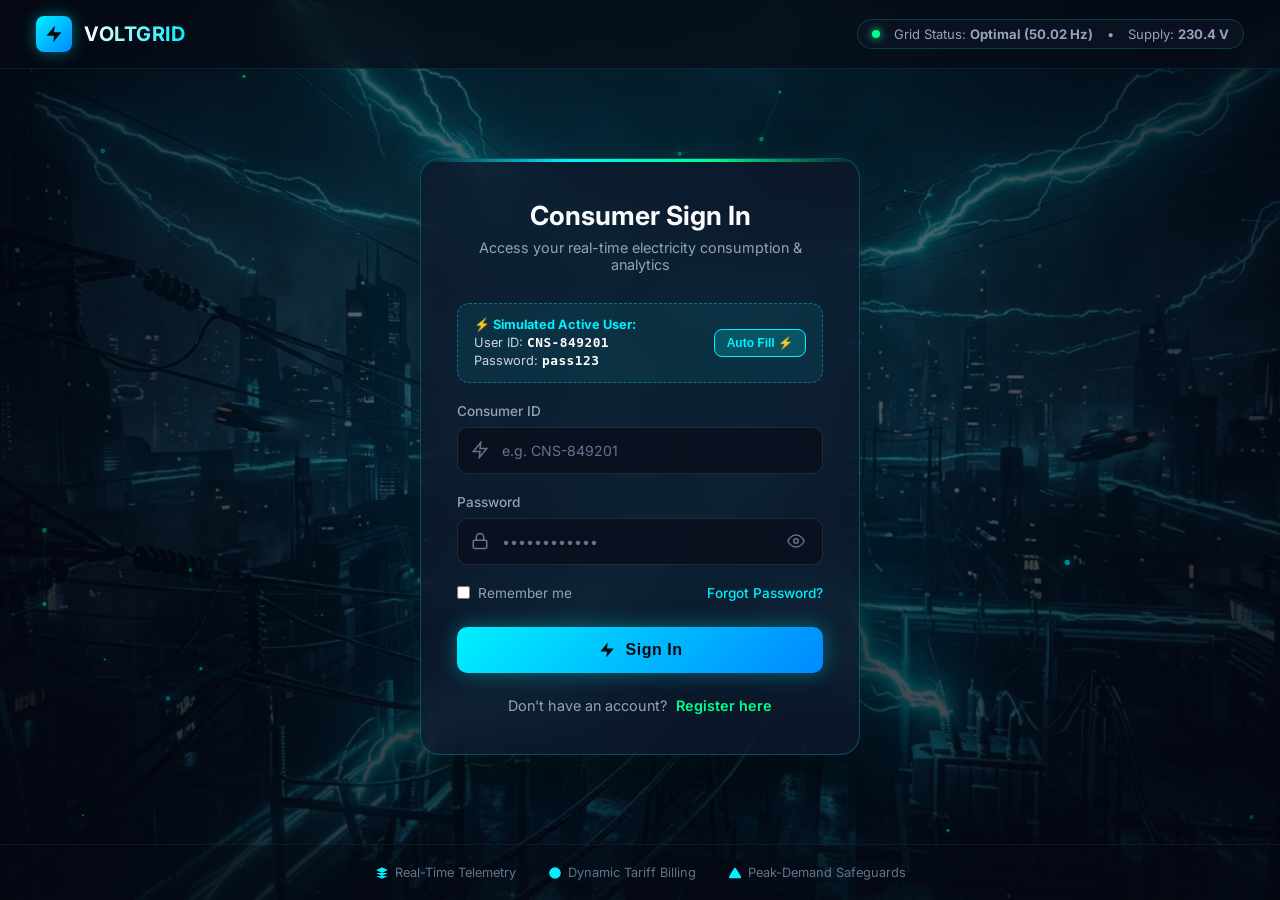
<file: frontend/index.html>
<!DOCTYPE html>
<html lang="en">
<head>
  <meta charset="UTF-8">
  <meta name="viewport" content="width=device-width, initial-scale=1.0">
  <title>VOLTGRID | Consumer Electricity Portal</title>
  <link rel="stylesheet" href="css/style.css">
  <!-- Google Fonts: Inter -->
  <link rel="preconnect" href="https://fonts.googleapis.com">
  <link rel="preconnect" href="https://fonts.gstatic.com" crossorigin>
  <link href="https://fonts.googleapis.com/css2?family=Inter:wght@400;500;600;700&display=swap" rel="stylesheet">
</head>
<body>

  <!-- Electric Particle Background Animation Canvas -->
  <canvas id="energyCanvas"></canvas>
  <div class="ambient-glow"></div>

  <!-- Top Real-Time Grid Header Ticker -->
  <header class="grid-header">
    <a href="#" class="brand">
      <div class="brand-icon">
        <svg viewBox="0 0 24 24">
          <path d="M13 2L3 14h9l-1 8 10-12h-9l1-8z"></path>
        </svg>
      </div>
      <span class="brand-name">VOLTGRID</span>
    </a>

    <div class="grid-telemetry-badge">
      <span class="pulse-dot"></span>
      <span>Grid Status: <strong>Optimal (50.02 Hz)</strong></span>
      <span>•</span>
      <span>Supply: <strong>230.4 V</strong></span>
    </div>
  </header>

  <!-- Main Authentication Card Wrapper -->
  <main class="auth-wrapper">
    <div class="auth-card">
      <div class="auth-header">
        <h1 class="auth-title">Consumer Sign In</h1>
        <p class="auth-subtitle">Access your real-time electricity consumption & analytics</p>
      </div>

      <!-- Demo Account Quick Credentials -->
      <div class="demo-account-banner" style="background: rgba(0, 240, 255, 0.08); border: 1px dashed rgba(0, 240, 255, 0.35); border-radius: 12px; padding: 12px 16px; margin-bottom: 20px; display: flex; justify-content: space-between; align-items: center; gap: 10px;">
        <div style="font-size: 0.8rem; color: #cbd5e1; line-height: 1.4;">
          <span style="color: #00f0ff; font-weight: 700;">⚡ Simulated Active User:</span>
          <div>User ID: <strong style="color: #ffffff; font-family: monospace; letter-spacing: 0.5px;">CNS-849201</strong></div>
          <div>Password: <strong style="color: #ffffff; font-family: monospace; letter-spacing: 0.5px;">pass123</strong></div>
        </div>
        <button type="button" id="btnAutoFillDemo" style="background: rgba(0, 240, 255, 0.18); border: 1px solid #00f0ff; color: #00f0ff; font-size: 0.75rem; font-weight: 700; padding: 6px 12px; border-radius: 8px; cursor: pointer; white-space: nowrap; transition: 0.2s;">
          Auto Fill ⚡
        </button>
      </div>

      <form id="loginForm" class="auth-form">
        <!-- Consumer ID Field -->
        <div class="input-group">
          <label for="consumerId" class="input-label">
            Consumer ID
          </label>
          <div class="input-wrapper">
            <svg class="input-icon" viewBox="0 0 24 24" fill="none" stroke="currentColor" stroke-width="2">
              <path d="M13 2L3 14h9l-1 8 10-12h-9l1-8z"></path>
            </svg>
            <input 
              type="text" 
              id="consumerId" 
              name="consumerId" 
              class="auth-input" 
              placeholder="e.g. CNS-849201" 
              autocomplete="username"
              required
            >
          </div>
        </div>

        <!-- Password Field -->
        <div class="input-group">
          <label for="password" class="input-label">
            Password
          </label>
          <div class="input-wrapper">
            <svg class="input-icon" viewBox="0 0 24 24" fill="none" stroke="currentColor" stroke-width="2">
              <rect x="3" y="11" width="18" height="11" rx="2" ry="2"></rect>
              <path d="M7 11V7a5 5 0 0 1 10 0v4"></path>
            </svg>
            <input 
              type="password" 
              id="password" 
              name="password" 
              class="auth-input" 
              placeholder="••••••••••••" 
              autocomplete="current-password"
              required
            >
            <button type="button" id="togglePassword" class="toggle-password" aria-label="Toggle password visibility">
              <svg width="18" height="18" viewBox="0 0 24 24" fill="none" stroke="currentColor" stroke-width="2" stroke-linecap="round" stroke-linejoin="round">
                <path d="M1 12s4-8 11-8 11 8 11 8-4 8-11 8-11-8-11-8z"></path>
                <circle cx="12" cy="12" r="3"></circle>
              </svg>
            </button>
          </div>
        </div>

        <!-- Options: Remember Me & Forgot Password -->
        <div class="form-options">
          <label class="remember-me">
            <input type="checkbox" id="rememberMe">
            <span>Remember me</span>
          </label>
          <a href="#" id="forgotPasswordLink" class="forgot-password-link">Forgot Password?</a>
        </div>

        <!-- Sign In Button -->
        <button type="submit" id="submitBtn" class="btn-submit">
          <svg viewBox="0 0 24 24">
            <path d="M13 2L3 14h9l-1 8 10-12h-9l1-8z"></path>
          </svg>
          Sign In
        </button>
      </form>

      <!-- Registration Prompt -->
      <div class="auth-footer">
        <span>Don't have an account?</span>
        <a href="#" id="registerLink" class="register-link">Register here</a>
      </div>
    </div>
  </main>

  <!-- Bottom Feature Badges -->
  <footer class="features-footer">
    <div class="feature-pill">
      <svg viewBox="0 0 24 24"><path d="M12 2L2 7l10 5 10-5-10-5zM2 17l10 5 10-5M2 12l10 5 10-5"></path></svg>
      <span>Real-Time Telemetry</span>
    </div>
    <div class="feature-pill">
      <svg viewBox="0 0 24 24"><circle cx="12" cy="12" r="10"></circle><path d="M12 6v6l4 2"></path></svg>
      <span>Dynamic Tariff Billing</span>
    </div>
    <div class="feature-pill">
      <svg viewBox="0 0 24 24"><path d="M10.29 3.86L1.82 18a2 2 0 0 0 1.71 3h16.94a2 2 0 0 0 1.71-3L13.71 3.86a2 2 0 0 0-3.42 0z"></path><line x1="12" y1="9" x2="12" y2="13"></line><line x1="12" y1="17" x2="12.01" y2="17"></line></svg>
      <span>Peak-Demand Safeguards</span>
    </div>
  </footer>

  <!-- Forgot Password Modal -->
  <div id="forgotModal" class="modal-overlay">
    <div class="modal-box">
      <button class="modal-close">&times;</button>
      <h3 class="modal-title">Reset Password</h3>
      <p class="modal-desc">Enter your registered Consumer ID to receive a secure OTP on your linked mobile/email.</p>
      <div class="input-group" style="margin-bottom: 16px;">
        <label class="input-label">Consumer ID</label>
        <div class="input-wrapper">
          <input type="text" class="auth-input" placeholder="e.g. CNS-849201" style="padding-left: 14px;">
        </div>
      </div>
      <button class="btn-submit" onclick="alert('OTP sent to your registered contact!');">Send Reset Link</button>
    </div>
  </div>

  <!-- Registration Modal -->
  <div id="registerModal" class="modal-overlay">
    <div class="modal-box">
      <button class="modal-close">&times;</button>
      <h3 class="modal-title">Consumer Registration</h3>
      <p class="modal-desc">Link your smart electric meter to set up online dashboard access.</p>
      <div class="input-group" style="margin-bottom: 12px;">
        <label class="input-label">Consumer ID</label>
        <input type="text" class="auth-input" placeholder="Printed on your electric bill" style="padding-left: 14px;">
      </div>
      <div class="input-group" style="margin-bottom: 12px;">
        <label class="input-label">Smart Meter Serial Number</label>
        <input type="text" class="auth-input" placeholder="e.g. MTR-2026-991" style="padding-left: 14px;">
      </div>
      <div class="input-group" style="margin-bottom: 16px;">
        <label class="input-label">Email / Phone</label>
        <input type="text" class="auth-input" placeholder="name@example.com" style="padding-left: 14px;">
      </div>
      <button class="btn-submit" onclick="alert('Registration request submitted! A verification code has been dispatched.');">Register Meter</button>
    </div>
  </div>

  <script src="js/auth.js"></script>
</body>
</html>
</file>
<file: frontend/css/style.css>
:root {
  --bg-dark: #070b14;
  --bg-card: rgba(14, 23, 42, 0.75);
  --bg-input: rgba(10, 16, 30, 0.85);
  --border-glow: rgba(0, 240, 255, 0.25);
  --border-glow-active: #00f0ff;
  --electric-cyan: #00f0ff;
  --electric-blue: #0088ff;
  --electric-green: #00ff88;
  --electric-amber: #f59e0b;
  --text-primary: #f8fafc;
  --text-secondary: #94a3b8;
  --text-muted: #64748b;
  --font-sans: 'Inter', -apple-system, BlinkMacSystemFont, 'Segoe UI', Roboto, Oxygen, Ubuntu, sans-serif;
  --transition-smooth: all 0.25s cubic-bezier(0.4, 0, 0.2, 1);
}

* {
  margin: 0;
  padding: 0;
  box-sizing: border-box;
}

body {
  font-family: var(--font-sans);
  background-color: var(--bg-dark);
  background-image: 
    radial-gradient(circle at 50% 40%, rgba(5, 10, 24, 0.5) 0%, rgba(3, 7, 18, 0.88) 85%),
    url('../assets/electric_city_bg.jpg');
  background-size: cover;
  background-position: center bottom;
  background-repeat: no-repeat;
  background-attachment: fixed;
  color: var(--text-primary);
  min-height: 100vh;
  display: flex;
  flex-direction: column;
  justify-content: space-between;
  overflow-x: hidden;
  position: relative;
}

/* Background Electric Surge Flicker Effect */
body::after {
  content: '';
  position: fixed;
  top: 0;
  left: 0;
  width: 100%;
  height: 100%;
  pointer-events: none;
  background: radial-gradient(circle at 50% 20%, rgba(0, 240, 255, 0.08), transparent 70%);
  animation: electricSurge 7s infinite ease-in-out;
  z-index: 1;
}

@keyframes electricSurge {
  0%, 100% { opacity: 0.2; }
  45% { opacity: 0.3; }
  50% { opacity: 0.75; }
  52% { opacity: 0.25; }
  54% { opacity: 0.8; }
  58% { opacity: 0.3; }
}

/* Background Canvas for Electric Particle Stream */
#energyCanvas {
  position: fixed;
  top: 0;
  left: 0;
  width: 100%;
  height: 100%;
  z-index: 2;
  pointer-events: none;
  opacity: 0.75;
}

/* Ambient Circuit Grid Glow */
.ambient-glow {
  position: fixed;
  width: 650px;
  height: 650px;
  background: radial-gradient(circle, rgba(0, 240, 255, 0.16) 0%, rgba(0, 136, 255, 0.06) 50%, transparent 70%);
  top: 50%;
  left: 50%;
  transform: translate(-50%, -50%);
  pointer-events: none;
  z-index: 2;
  filter: blur(50px);
}

/* Top Live Grid Header Ticker */
.grid-header {
  position: relative;
  z-index: 10;
  display: flex;
  justify-content: space-between;
  align-items: center;
  padding: 16px 36px;
  background: rgba(7, 11, 20, 0.6);
  backdrop-filter: blur(12px);
  border-bottom: 1px solid rgba(0, 240, 255, 0.1);
}

.brand {
  display: flex;
  align-items: center;
  gap: 12px;
  text-decoration: none;
}

.brand-icon {
  width: 36px;
  height: 36px;
  background: linear-gradient(135deg, var(--electric-cyan), var(--electric-blue));
  border-radius: 8px;
  display: flex;
  align-items: center;
  justify-content: center;
  box-shadow: 0 0 15px rgba(0, 240, 255, 0.4);
}

.brand-icon svg {
  width: 20px;
  height: 20px;
  fill: #05080f;
}

.brand-name {
  font-size: 1.25rem;
  font-weight: 700;
  letter-spacing: 0.5px;
  background: linear-gradient(90deg, #ffffff, var(--electric-cyan));
  -webkit-background-clip: text;
  -webkit-text-fill-color: transparent;
}

.grid-telemetry-badge {
  display: flex;
  align-items: center;
  gap: 14px;
  font-size: 0.82rem;
  color: var(--text-secondary);
  background: rgba(15, 23, 42, 0.6);
  padding: 6px 14px;
  border-radius: 20px;
  border: 1px solid rgba(0, 255, 136, 0.2);
}

.pulse-dot {
  width: 8px;
  height: 8px;
  background-color: var(--electric-green);
  border-radius: 50%;
  box-shadow: 0 0 8px var(--electric-green);
  animation: pulseGlow 1.8s infinite;
}

@keyframes pulseGlow {
  0%, 100% { opacity: 1; transform: scale(1); }
  50% { opacity: 0.4; transform: scale(0.85); }
}

/* Center Form Container */
.auth-wrapper {
  position: relative;
  z-index: 10;
  display: flex;
  justify-content: center;
  align-items: center;
  padding: 40px 20px;
  flex: 1;
}

.auth-card {
  width: 100%;
  max-width: 440px;
  background: var(--bg-card);
  backdrop-filter: blur(20px);
  -webkit-backdrop-filter: blur(20px);
  border: 1px solid var(--border-glow);
  border-radius: 20px;
  padding: 40px 36px;
  box-shadow: 0 20px 50px rgba(0, 0, 0, 0.6), 0 0 30px rgba(0, 240, 255, 0.08);
  position: relative;
  overflow: hidden;
  animation: cardFadeUp 0.6s ease-out;
}

@keyframes cardFadeUp {
  from {
    opacity: 0;
    transform: translateY(24px);
  }
  to {
    opacity: 1;
    transform: translateY(0);
  }
}

/* Electric Top Border Highlight */
.auth-card::before {
  content: '';
  position: absolute;
  top: 0;
  left: 0;
  right: 0;
  height: 3px;
  background: linear-gradient(90deg, transparent, var(--electric-cyan), var(--electric-green), transparent);
  animation: electricTravel 3s infinite linear;
}

@keyframes electricTravel {
  0% { background-position: -200px 0; }
  100% { background-position: 400px 0; }
}

.auth-header {
  text-align: center;
  margin-bottom: 30px;
}

.auth-title {
  font-size: 1.65rem;
  font-weight: 700;
  color: var(--text-primary);
  margin-bottom: 8px;
}

.auth-subtitle {
  font-size: 0.9rem;
  color: var(--text-secondary);
}

/* Form Styles */
.auth-form {
  display: flex;
  flex-direction: column;
  gap: 20px;
}

.input-group {
  display: flex;
  flex-direction: column;
  gap: 8px;
}

.input-label {
  font-size: 0.85rem;
  font-weight: 500;
  color: var(--text-secondary);
  display: flex;
  align-items: center;
  gap: 6px;
}

.input-wrapper {
  position: relative;
  display: flex;
  align-items: center;
}

.input-icon {
  position: absolute;
  left: 14px;
  color: var(--text-muted);
  width: 18px;
  height: 18px;
  transition: var(--transition-smooth);
  pointer-events: none;
}

.auth-input {
  width: 100%;
  padding: 13px 14px 13px 44px;
  background: var(--bg-input);
  border: 1px solid rgba(255, 255, 255, 0.1);
  border-radius: 10px;
  color: var(--text-primary);
  font-size: 0.95rem;
  font-family: inherit;
  transition: var(--transition-smooth);
  outline: none;
}

.auth-input::placeholder {
  color: var(--text-muted);
  font-size: 0.88rem;
}

.auth-input:focus {
  border-color: var(--border-glow-active);
  box-shadow: 0 0 15px rgba(0, 240, 255, 0.25);
  background: rgba(14, 23, 42, 0.95);
}

.input-wrapper:focus-within .input-icon {
  color: var(--electric-cyan);
}

/* Password Toggle Eye */
.toggle-password {
  position: absolute;
  right: 14px;
  background: transparent;
  border: none;
  color: var(--text-muted);
  cursor: pointer;
  display: flex;
  align-items: center;
  justify-content: center;
  padding: 4px;
  transition: var(--transition-smooth);
}

.toggle-password:hover {
  color: var(--electric-cyan);
}

/* Options Bar: Forgot Password */
.form-options {
  display: flex;
  justify-content: space-between;
  align-items: center;
  font-size: 0.85rem;
}

.remember-me {
  display: flex;
  align-items: center;
  gap: 8px;
  color: var(--text-secondary);
  cursor: pointer;
}

.remember-me input[type="checkbox"] {
  accent-color: var(--electric-cyan);
  cursor: pointer;
}

.forgot-password-link {
  color: var(--electric-cyan);
  text-decoration: none;
  font-weight: 500;
  transition: var(--transition-smooth);
}

.forgot-password-link:hover {
  text-decoration: underline;
  text-shadow: 0 0 8px rgba(0, 240, 255, 0.5);
}

/* Sign In Button with Voltage Surge Effect */
.btn-submit {
  position: relative;
  width: 100%;
  padding: 14px;
  background: linear-gradient(135deg, #00f0ff 0%, #0088ff 100%);
  color: #05080f;
  border: none;
  border-radius: 10px;
  font-size: 1rem;
  font-weight: 700;
  letter-spacing: 0.5px;
  cursor: pointer;
  display: flex;
  align-items: center;
  justify-content: center;
  gap: 10px;
  transition: var(--transition-smooth);
  box-shadow: 0 0 20px rgba(0, 240, 255, 0.35);
  margin-top: 6px;
  overflow: hidden;
}

.btn-submit:hover {
  transform: translateY(-2px);
  box-shadow: 0 0 30px rgba(0, 240, 255, 0.6);
}

.btn-submit:active {
  transform: translateY(0);
}

.btn-submit svg {
  width: 18px;
  height: 18px;
  fill: currentColor;
}

/* Registration Prompt */
.auth-footer {
  text-align: center;
  margin-top: 24px;
  font-size: 0.9rem;
  color: var(--text-secondary);
}

.register-link {
  color: var(--electric-green);
  text-decoration: none;
  font-weight: 600;
  margin-left: 5px;
  transition: var(--transition-smooth);
}

.register-link:hover {
  text-decoration: underline;
  text-shadow: 0 0 8px rgba(0, 255, 136, 0.6);
}

/* Bottom Portal Feature Highlights */
.features-footer {
  position: relative;
  z-index: 10;
  display: flex;
  justify-content: center;
  gap: 32px;
  padding: 20px;
  font-size: 0.8rem;
  color: var(--text-muted);
  border-top: 1px solid rgba(255, 255, 255, 0.05);
  background: rgba(7, 11, 20, 0.4);
  flex-wrap: wrap;
}

.feature-pill {
  display: flex;
  align-items: center;
  gap: 6px;
}

.feature-pill svg {
  width: 14px;
  height: 14px;
  fill: var(--electric-cyan);
}

/* Modals for Forgot Password & Register (Interactive Previews) */
.modal-overlay {
  position: fixed;
  top: 0;
  left: 0;
  width: 100%;
  height: 100%;
  background: rgba(3, 7, 18, 0.8);
  backdrop-filter: blur(8px);
  display: none;
  justify-content: center;
  align-items: center;
  z-index: 100;
  padding: 20px;
}

.modal-overlay.active {
  display: flex;
}

.modal-box {
  background: #0f172a;
  border: 1px solid var(--border-glow);
  border-radius: 16px;
  width: 100%;
  max-width: 420px;
  padding: 30px;
  box-shadow: 0 0 40px rgba(0, 240, 255, 0.15);
  position: relative;
  animation: modalScale 0.25s ease-out;
}

@keyframes modalScale {
  from { transform: scale(0.92); opacity: 0; }
  to { transform: scale(1); opacity: 1; }
}

.modal-close {
  position: absolute;
  top: 18px;
  right: 18px;
  background: none;
  border: none;
  color: var(--text-muted);
  cursor: pointer;
  font-size: 1.2rem;
  transition: var(--transition-smooth);
}

.modal-close:hover {
  color: var(--text-primary);
}

.modal-title {
  font-size: 1.3rem;
  color: var(--text-primary);
  margin-bottom: 8px;
}

.modal-desc {
  font-size: 0.88rem;
  color: var(--text-secondary);
  margin-bottom: 20px;
}

/* Responsive adjustments */
@media (max-width: 600px) {
  .grid-header {
    padding: 12px 18px;
  }
  .grid-telemetry-badge {
    display: none;
  }
  .auth-card {
    padding: 30px 20px;
  }
  .features-footer {
    gap: 16px;
    font-size: 0.75rem;
  }
}
</file>
